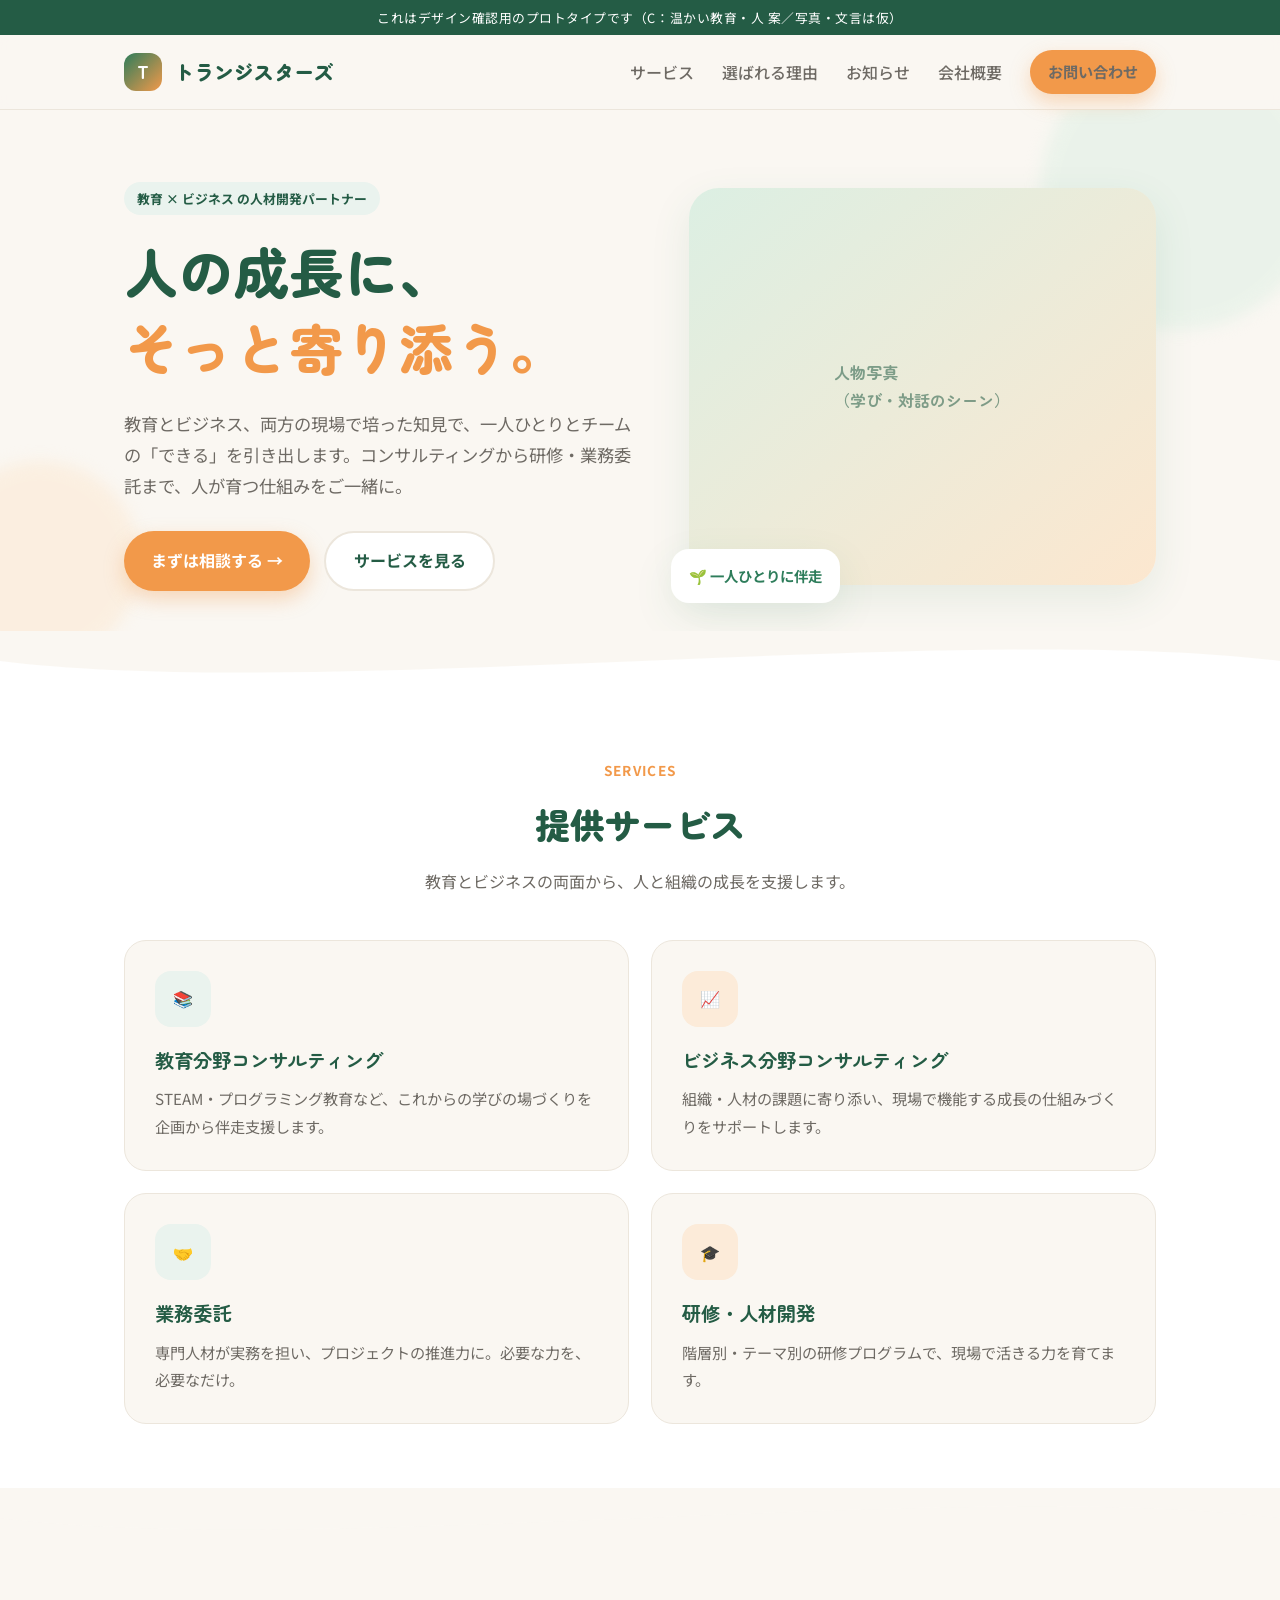
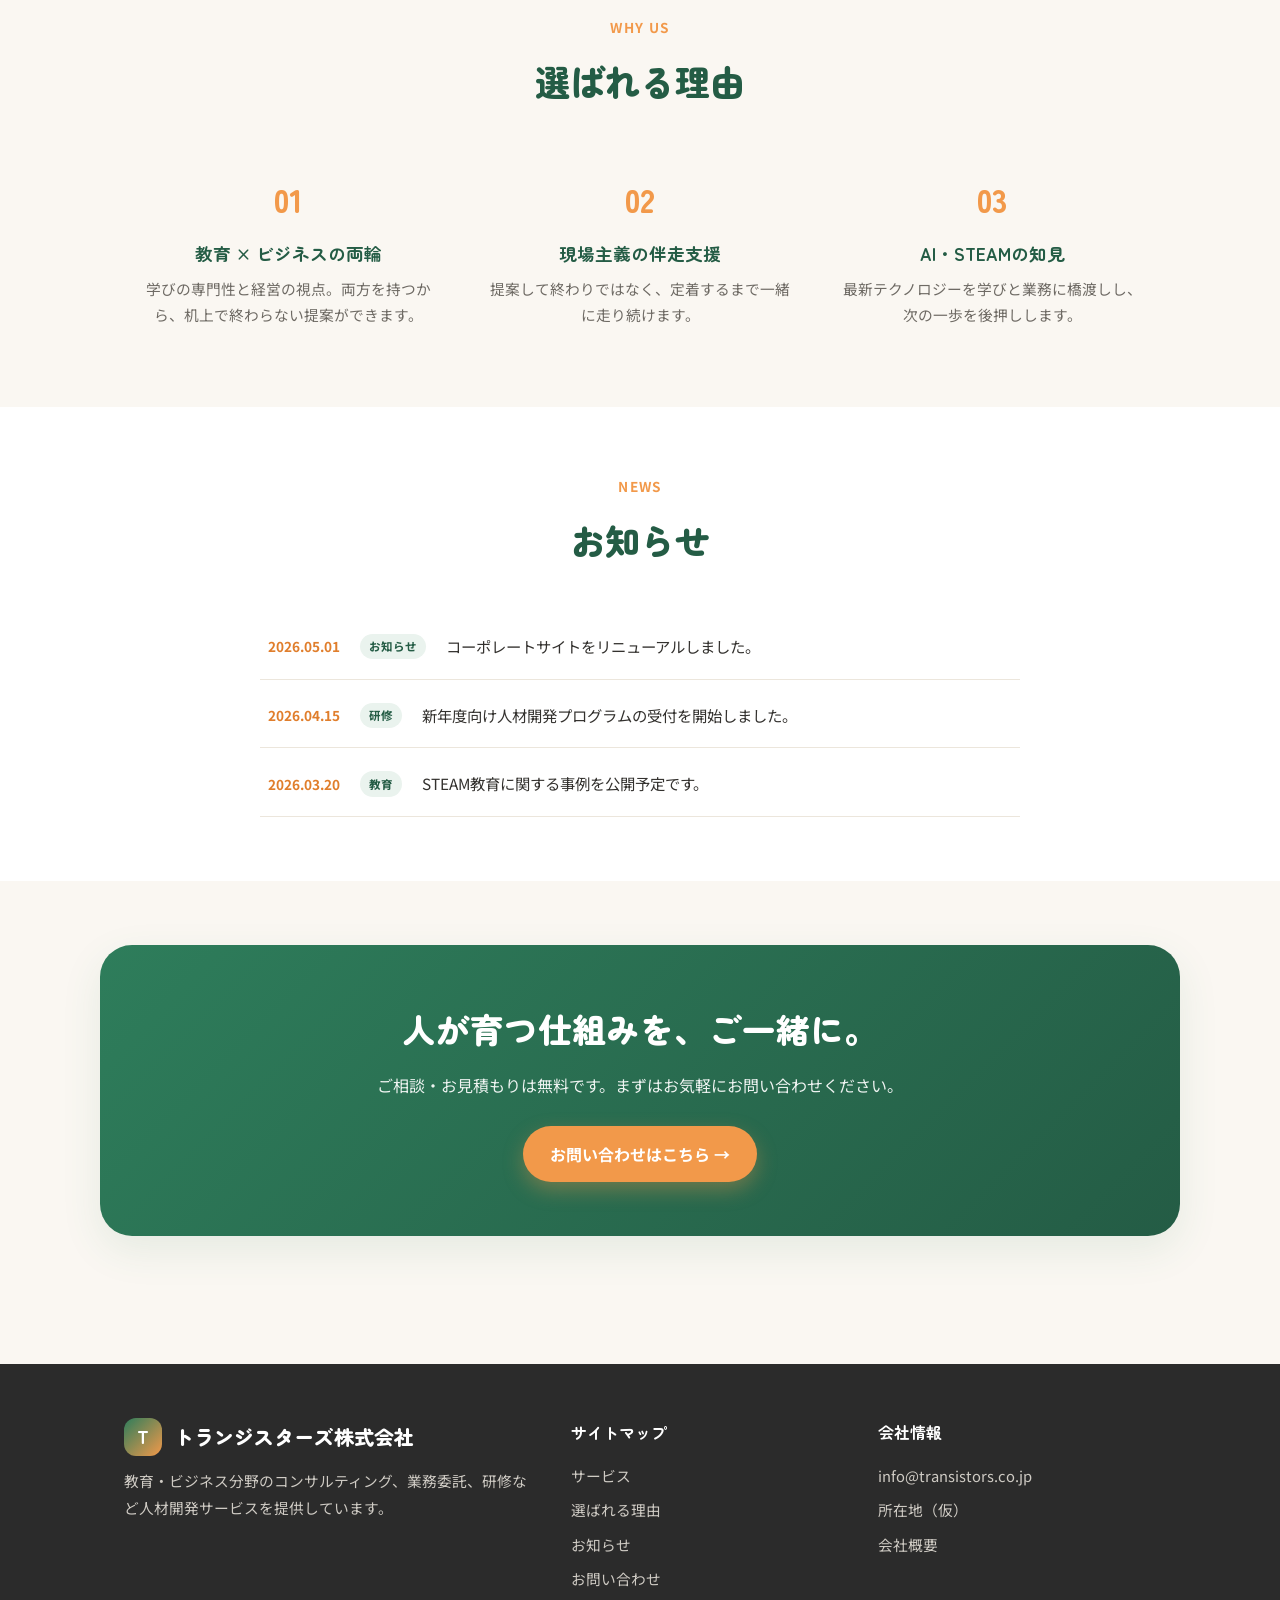
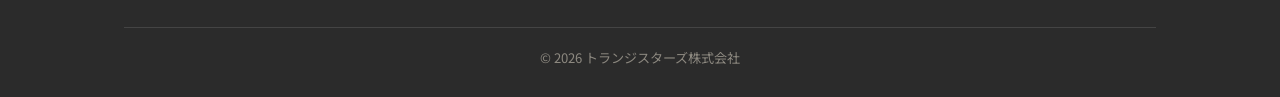
<file: hp-renewal-prototype/index.html>
<!DOCTYPE html>
<html lang="ja">
<head>
<meta charset="UTF-8">
<meta name="viewport" content="width=device-width, initial-scale=1.0">
<title>トランジスターズ株式会社｜リニューアル案（C：温かい教育・人）</title>
<link rel="preconnect" href="https://fonts.googleapis.com">
<link rel="preconnect" href="https://fonts.gstatic.com" crossorigin>
<link href="https://fonts.googleapis.com/css2?family=Zen+Maru+Gothic:wght@500;700;900&family=Noto+Sans+JP:wght@400;500;700&display=swap" rel="stylesheet">
<style>
  :root{
    --bg:#FAF7F2; --card:#FFFFFF; --green:#2E7D5B; --green-d:#245C45;
    --accent:#F2994A; --accent-d:#E07E2C; --text:#33312E; --muted:#6E6A64;
    --line:#ECE6DC; --radius:22px; --shadow:0 14px 40px rgba(46,125,91,.10);
  }
  *{box-sizing:border-box;margin:0;padding:0}
  html{scroll-behavior:smooth}
  body{font-family:"Noto Sans JP",sans-serif;color:var(--text);background:var(--bg);line-height:1.8;-webkit-font-smoothing:antialiased}
  h1,h2,h3,.brand{font-family:"Zen Maru Gothic",sans-serif}
  a{color:inherit;text-decoration:none}
  .wrap{max-width:1080px;margin:0 auto;padding:0 24px}
  .btn{display:inline-flex;align-items:center;gap:.5em;padding:.85em 1.7em;border-radius:999px;font-weight:700;transition:.2s;cursor:pointer;border:none;font-size:1rem}
  .btn-primary{background:var(--accent);color:#fff;box-shadow:0 8px 20px rgba(242,153,74,.35)}
  .btn-primary:hover{background:var(--accent-d);transform:translateY(-2px)}
  .btn-ghost{background:#fff;color:var(--green-d);border:2px solid var(--line)}
  .btn-ghost:hover{border-color:var(--green);color:var(--green)}

  /* prototype ribbon */
  .ribbon{background:var(--green-d);color:#fff;text-align:center;font-size:.8rem;padding:6px;letter-spacing:.04em}

  /* header */
  header{position:sticky;top:0;z-index:50;background:rgba(250,247,242,.9);backdrop-filter:blur(8px);border-bottom:1px solid var(--line)}
  .nav{display:flex;align-items:center;justify-content:space-between;height:74px}
  .brand{display:flex;align-items:center;gap:.6em;font-weight:900;font-size:1.25rem;color:var(--green-d)}
  .brand .mark{width:38px;height:38px;border-radius:12px;background:linear-gradient(135deg,var(--green),var(--accent));display:grid;place-items:center;color:#fff;font-size:1.1rem}
  .menu{display:flex;gap:28px;align-items:center;font-weight:500}
  .menu a{color:var(--muted);transition:.2s}
  .menu a:hover{color:var(--green)}
  .menu .btn{padding:.55em 1.2em;font-size:.95rem}
  .burger{display:none;font-size:1.6rem;color:var(--green-d);background:none;border:none}

  /* hero */
  .hero{position:relative;padding:72px 0 40px;overflow:hidden}
  .hero-grid{display:grid;grid-template-columns:1.05fr .95fr;gap:48px;align-items:center}
  .hero .eyebrow{display:inline-block;background:#EAF3EE;color:var(--green-d);font-weight:700;font-size:.8rem;padding:.4em 1em;border-radius:999px;margin-bottom:18px}
  .hero h1{font-size:clamp(2.1rem,5vw,3.4rem);font-weight:900;line-height:1.4;color:var(--green-d);letter-spacing:.02em}
  .hero h1 .hl{color:var(--accent)}
  .hero p.lead{margin:22px 0 30px;font-size:1.08rem;color:var(--muted);max-width:34em}
  .hero-cta{display:flex;gap:14px;flex-wrap:wrap}
  .hero-photo{position:relative;aspect-ratio:4/3.4;border-radius:30px;background:linear-gradient(140deg,#DCEFE3,#FCE7CF);box-shadow:var(--shadow);display:grid;place-items:center;color:var(--green-d)}
  .hero-photo span{font-family:"Zen Maru Gothic";font-weight:700;opacity:.55}
  .hero-photo .badge{position:absolute;bottom:-18px;left:-18px;background:#fff;border-radius:18px;padding:14px 18px;box-shadow:var(--shadow);font-weight:700;color:var(--green);font-size:.9rem}
  .blob{position:absolute;border-radius:50%;filter:blur(8px);opacity:.5;z-index:-1}
  .blob.b1{width:280px;height:280px;background:#DCEFE3;top:-60px;right:-40px}
  .blob.b2{width:200px;height:200px;background:#FCE7CF;bottom:-30px;left:-60px}

  /* wave divider */
  .wave{display:block;width:100%;height:60px}

  /* sections */
  section.block{padding:64px 0}
  .sec-head{text-align:center;max-width:40em;margin:0 auto 44px}
  .sec-head .kicker{color:var(--accent);font-weight:700;letter-spacing:.1em;font-size:.85rem}
  .sec-head h2{font-size:clamp(1.6rem,4vw,2.2rem);font-weight:900;color:var(--green-d);margin-top:8px}
  .sec-head p{color:var(--muted);margin-top:12px}

  /* services */
  #services{background:#fff}
  .cards{display:grid;grid-template-columns:repeat(2,1fr);gap:22px}
  .card{background:var(--bg);border:1px solid var(--line);border-radius:var(--radius);padding:30px;transition:.25s}
  .card:hover{transform:translateY(-4px);box-shadow:var(--shadow);border-color:transparent}
  .card .ico{width:56px;height:56px;border-radius:16px;display:grid;place-items:center;margin-bottom:16px;background:#EAF3EE;color:var(--green)}
  .card:nth-child(even) .ico{background:#FCEBD9;color:var(--accent-d)}
  .card h3{font-size:1.2rem;color:var(--green-d);margin-bottom:8px}
  .card p{color:var(--muted);font-size:.95rem}

  /* strengths */
  .points{display:grid;grid-template-columns:repeat(3,1fr);gap:24px}
  .point{text-align:center;padding:14px}
  .point .num{font-family:"Zen Maru Gothic";font-weight:900;font-size:2rem;color:var(--accent);display:block}
  .point h3{color:var(--green-d);margin:10px 0 6px;font-size:1.1rem}
  .point p{color:var(--muted);font-size:.92rem}

  /* news */
  #news{background:#fff}
  .news-list{max-width:760px;margin:0 auto;display:flex;flex-direction:column;gap:4px}
  .news-item{display:flex;gap:20px;align-items:center;padding:18px 8px;border-bottom:1px solid var(--line)}
  .news-item time{color:var(--accent-d);font-weight:700;font-size:.85rem;white-space:nowrap}
  .news-item .tag{background:#EAF3EE;color:var(--green-d);font-size:.72rem;font-weight:700;padding:.2em .8em;border-radius:999px}
  .news-item p{font-size:.96rem}

  /* CTA */
  .cta{margin:0 auto;max-width:1080px;background:linear-gradient(135deg,var(--green),var(--green-d));border-radius:32px;padding:54px 32px;text-align:center;color:#fff;box-shadow:var(--shadow)}
  .cta h2{font-size:clamp(1.5rem,4vw,2.1rem);font-weight:900;margin-bottom:12px}
  .cta p{opacity:.92;margin-bottom:26px}

  /* footer */
  footer{background:#2B2B2B;color:#cfcbc4;padding:54px 0 28px;margin-top:64px;font-size:.92rem}
  .foot-grid{display:grid;grid-template-columns:1.5fr 1fr 1fr;gap:30px;margin-bottom:30px}
  footer .brand{color:#fff;margin-bottom:12px}
  footer h4{color:#fff;font-family:"Zen Maru Gothic";margin-bottom:12px;font-size:1rem}
  footer a{color:#cfcbc4;display:block;padding:4px 0}
  footer a:hover{color:var(--accent)}
  .copy{border-top:1px solid #444;padding-top:18px;text-align:center;color:#8d8980;font-size:.82rem}

  @media(max-width:860px){
    .hero-grid,.cards,.points,.foot-grid{grid-template-columns:1fr}
    .menu{display:none}
    .burger{display:block}
    .hero-photo{order:-1}
  }
</style>
</head>
<body>

<div class="ribbon">これはデザイン確認用のプロトタイプです（C：温かい教育・人 案／写真・文言は仮）</div>

<header>
  <div class="wrap nav">
    <div class="brand"><span class="mark">T</span>トランジスターズ</div>
    <nav class="menu">
      <a href="#services">サービス</a>
      <a href="#strengths">選ばれる理由</a>
      <a href="#news">お知らせ</a>
      <a href="#about">会社概要</a>
      <a href="#contact" class="btn btn-primary">お問い合わせ</a>
    </nav>
    <button class="burger" aria-label="メニュー">☰</button>
  </div>
</header>

<!-- HERO -->
<section class="hero">
  <span class="blob b1"></span><span class="blob b2"></span>
  <div class="wrap hero-grid">
    <div>
      <span class="eyebrow">教育 × ビジネス の人材開発パートナー</span>
      <h1>人の成長に、<br><span class="hl">そっと寄り添う。</span></h1>
      <p class="lead">教育とビジネス、両方の現場で培った知見で、一人ひとりとチームの「できる」を引き出します。コンサルティングから研修・業務委託まで、人が育つ仕組みをご一緒に。</p>
      <div class="hero-cta">
        <a href="#contact" class="btn btn-primary">まずは相談する →</a>
        <a href="#services" class="btn btn-ghost">サービスを見る</a>
      </div>
    </div>
    <div class="hero-photo">
      <span>人物写真<br>（学び・対話のシーン）</span>
      <div class="badge">🌱 一人ひとりに伴走</div>
    </div>
  </div>
</section>

<svg class="wave" viewBox="0 0 1440 60" preserveAspectRatio="none"><path fill="#ffffff" d="M0,30 C360,70 1080,-10 1440,30 L1440,60 L0,60 Z"></path></svg>

<!-- SERVICES -->
<section class="block" id="services">
  <div class="wrap">
    <div class="sec-head">
      <span class="kicker">SERVICES</span>
      <h2>提供サービス</h2>
      <p>教育とビジネスの両面から、人と組織の成長を支援します。</p>
    </div>
    <div class="cards">
      <div class="card">
        <div class="ico">📚</div>
        <h3>教育分野コンサルティング</h3>
        <p>STEAM・プログラミング教育など、これからの学びの場づくりを企画から伴走支援します。</p>
      </div>
      <div class="card">
        <div class="ico">📈</div>
        <h3>ビジネス分野コンサルティング</h3>
        <p>組織・人材の課題に寄り添い、現場で機能する成長の仕組みづくりをサポートします。</p>
      </div>
      <div class="card">
        <div class="ico">🤝</div>
        <h3>業務委託</h3>
        <p>専門人材が実務を担い、プロジェクトの推進力に。必要な力を、必要なだけ。</p>
      </div>
      <div class="card">
        <div class="ico">🎓</div>
        <h3>研修・人材開発</h3>
        <p>階層別・テーマ別の研修プログラムで、現場で活きる力を育てます。</p>
      </div>
    </div>
  </div>
</section>

<svg class="wave" viewBox="0 0 1440 60" preserveAspectRatio="none"><path fill="#FAF7F2" d="M0,30 C360,70 1080,-10 1440,30 L1440,60 L0,60 Z"></path></svg>

<!-- STRENGTHS -->
<section class="block" id="strengths">
  <div class="wrap">
    <div class="sec-head">
      <span class="kicker">WHY US</span>
      <h2>選ばれる理由</h2>
    </div>
    <div class="points">
      <div class="point"><span class="num">01</span><h3>教育 × ビジネスの両輪</h3><p>学びの専門性と経営の視点。両方を持つから、机上で終わらない提案ができます。</p></div>
      <div class="point"><span class="num">02</span><h3>現場主義の伴走支援</h3><p>提案して終わりではなく、定着するまで一緒に走り続けます。</p></div>
      <div class="point"><span class="num">03</span><h3>AI・STEAMの知見</h3><p>最新テクノロジーを学びと業務に橋渡しし、次の一歩を後押しします。</p></div>
    </div>
  </div>
</section>

<!-- NEWS -->
<section class="block" id="news">
  <div class="wrap">
    <div class="sec-head"><span class="kicker">NEWS</span><h2>お知らせ</h2></div>
    <div class="news-list">
      <div class="news-item"><time>2026.05.01</time><span class="tag">お知らせ</span><p>コーポレートサイトをリニューアルしました。</p></div>
      <div class="news-item"><time>2026.04.15</time><span class="tag">研修</span><p>新年度向け人材開発プログラムの受付を開始しました。</p></div>
      <div class="news-item"><time>2026.03.20</time><span class="tag">教育</span><p>STEAM教育に関する事例を公開予定です。</p></div>
    </div>
  </div>
</section>

<!-- CTA -->
<section class="block" id="contact">
  <div class="cta">
    <h2>人が育つ仕組みを、ご一緒に。</h2>
    <p>ご相談・お見積もりは無料です。まずはお気軽にお問い合わせください。</p>
    <a href="mailto:info@transistors.co.jp" class="btn btn-primary">お問い合わせはこちら →</a>
  </div>
</section>

<!-- FOOTER -->
<footer id="about">
  <div class="wrap">
    <div class="foot-grid">
      <div>
        <div class="brand"><span class="mark">T</span>トランジスターズ株式会社</div>
        <p>教育・ビジネス分野のコンサルティング、業務委託、研修など人材開発サービスを提供しています。</p>
      </div>
      <div>
        <h4>サイトマップ</h4>
        <a href="#services">サービス</a>
        <a href="#strengths">選ばれる理由</a>
        <a href="#news">お知らせ</a>
        <a href="#contact">お問い合わせ</a>
      </div>
      <div>
        <h4>会社情報</h4>
        <a href="mailto:info@transistors.co.jp">info@transistors.co.jp</a>
        <a href="#">所在地（仮）</a>
        <a href="#">会社概要</a>
      </div>
    </div>
    <div class="copy">© 2026 トランジスターズ株式会社</div>
  </div>
</footer>

</body>
</html>
</file>
